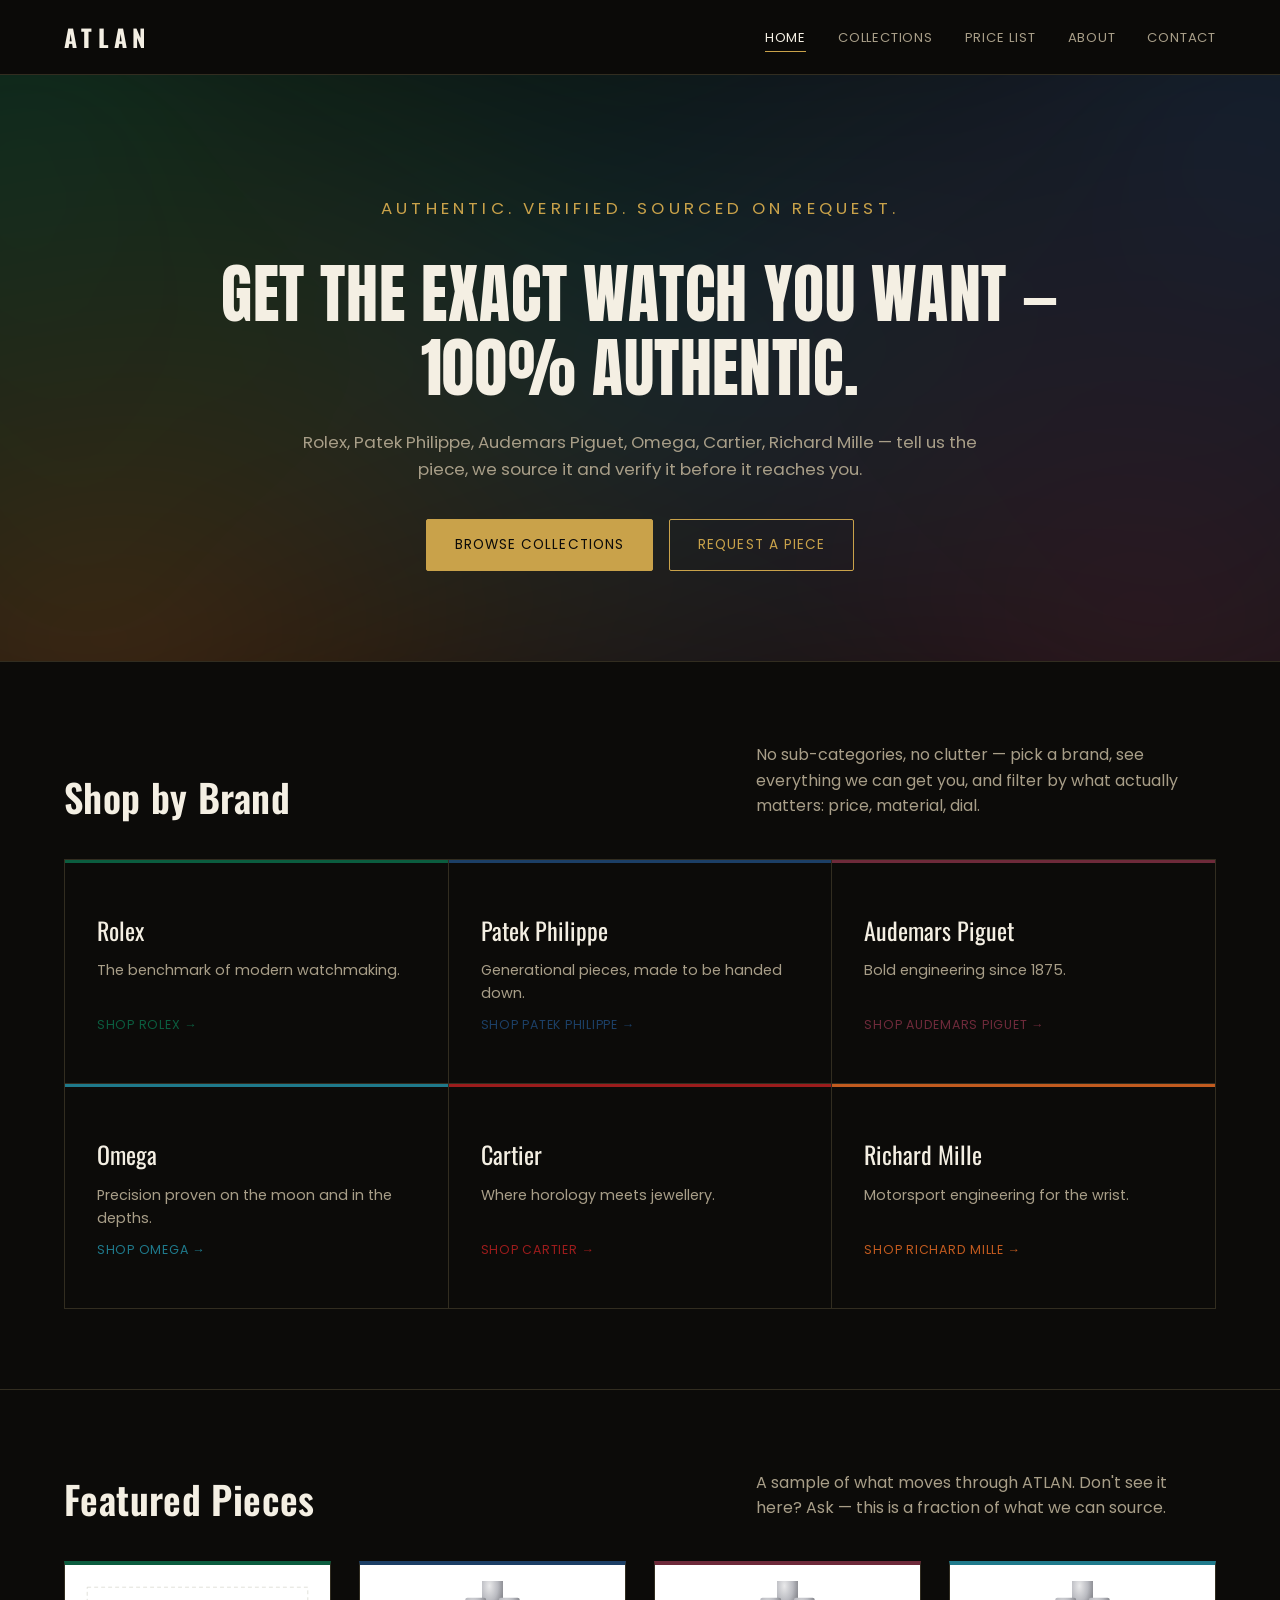
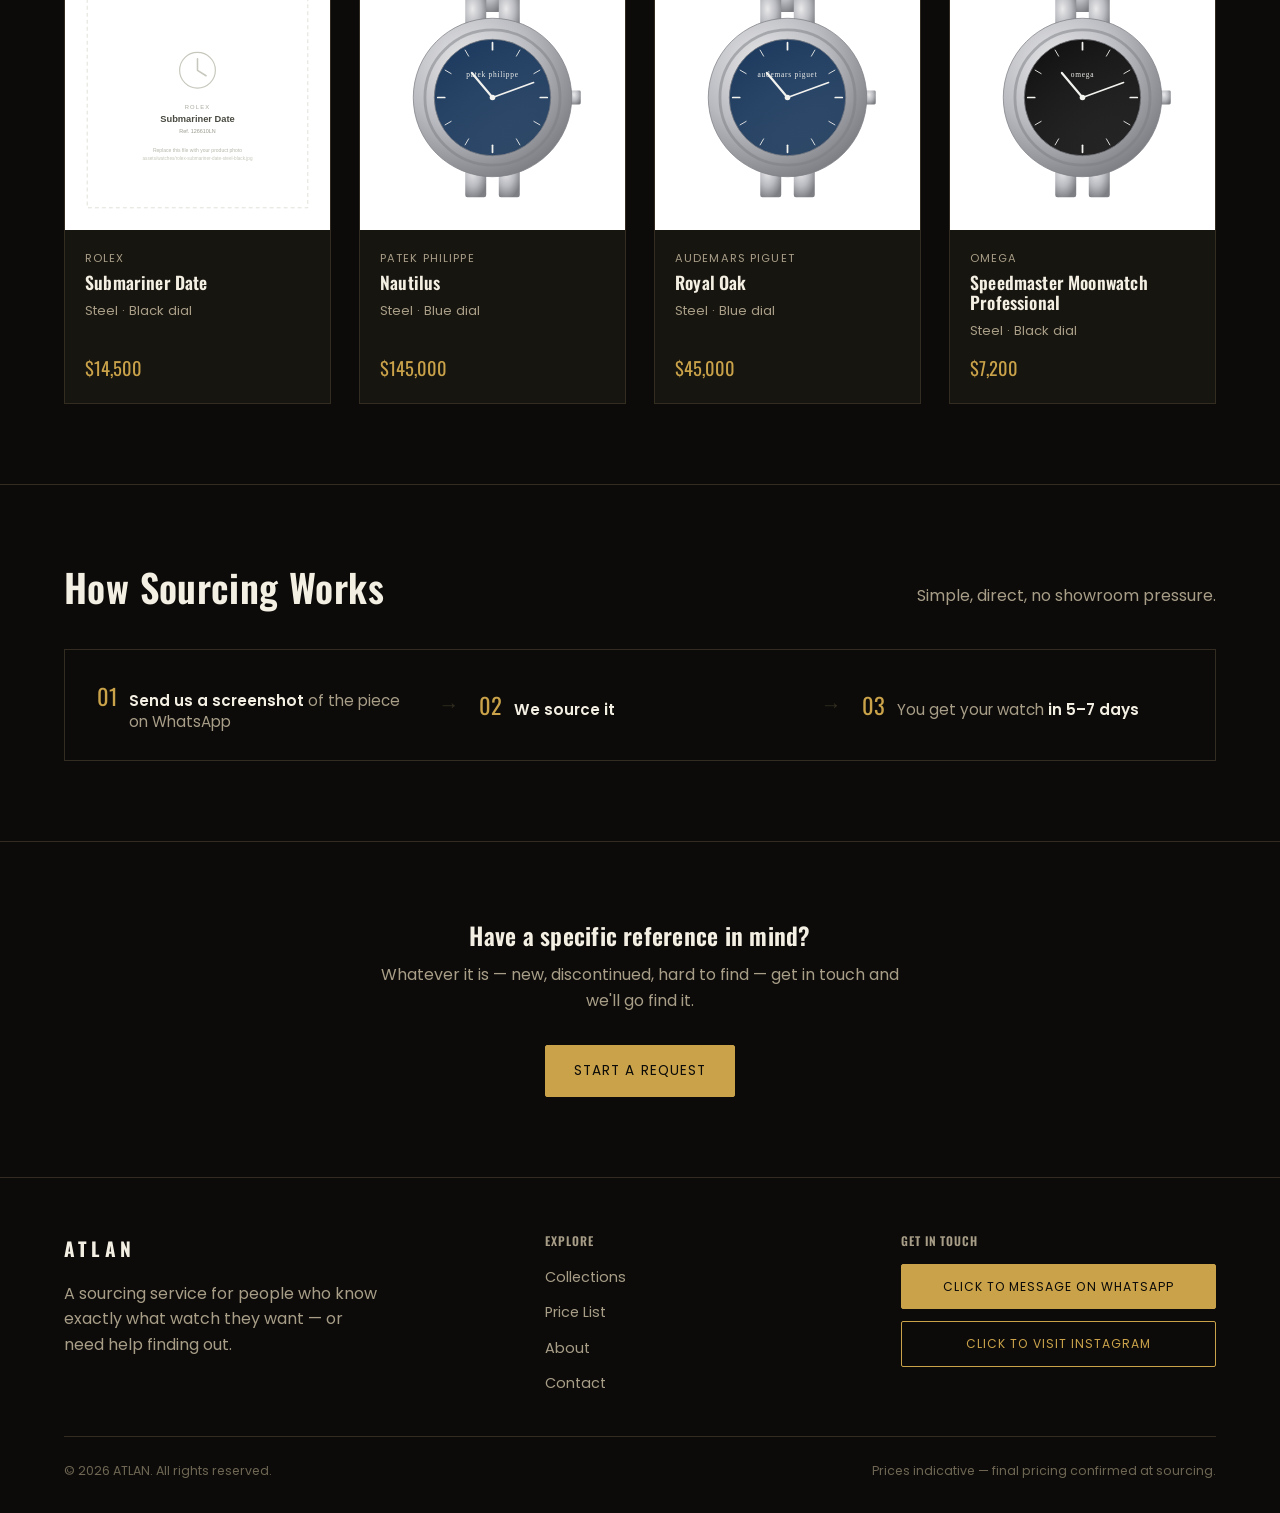
<file: index.html>
<!DOCTYPE html>
<html lang="en">
<head>
<meta charset="UTF-8" />
<meta name="viewport" content="width=device-width, initial-scale=1.0" />
<title>ATLAN — Your Dream Piece, Sourced</title>
<meta name="description" content="ATLAN sources luxury watches on request — Rolex, Patek Philippe, Audemars Piguet, and more. Tell us what you want, we find it." />
<link rel="preconnect" href="https://fonts.googleapis.com" />
<link rel="preconnect" href="https://fonts.gstatic.com" crossorigin />
<link href="https://fonts.googleapis.com/css2?family=Oswald:wght@500;600;700&family=Anton&family=Poppins:wght@400;500;600;700&display=swap" rel="stylesheet" />
<link rel="stylesheet" href="css/style.css" />
</head>
<body data-page="home">

<header class="site-header">
  <nav class="nav">
    <a href="index.html" class="logo">ATLAN</a>
    <ul class="nav-links">
      <li><a href="index.html" data-nav="home">Home</a></li>
      <li><a href="catalog.html" data-nav="catalog">Collections</a></li>
      <li><a href="pricelist.html" data-nav="pricelist">Price List</a></li>
      <li><a href="about.html" data-nav="about">About</a></li>
      <li><a href="contact.html" data-nav="contact">Contact</a></li>
    </ul>
    <button class="nav-toggle" aria-label="Toggle menu" aria-expanded="false">&#9776;</button>
  </nav>
</header>

<main>
  <section class="hero">
    <div class="container">
      <p class="hero__eyebrow">Authentic. Verified. Sourced On Request.</p>
      <h1>Get The Exact Watch You Want — 100% Authentic.</h1>
      <p>Rolex, Patek Philippe, Audemars Piguet, Omega, Cartier, Richard Mille — tell us the piece, we source it and verify it before it reaches you.</p>
      <div class="hero__actions">
        <a href="catalog.html" class="btn btn-solid">Browse Collections</a>
        <a href="contact.html" class="btn">Request a Piece</a>
      </div>
    </div>
  </section>

  <section>
    <div class="container">
      <div class="section-head">
        <h2>Shop by Brand</h2>
        <p>No sub-categories, no clutter — pick a brand, see everything we can get you, and filter by what actually matters: price, material, dial.</p>
      </div>
      <div class="brand-grid" data-brand-grid></div>
    </div>
  </section>

  <section>
    <div class="container">
      <div class="section-head">
        <h2>Featured Pieces</h2>
        <p>A sample of what moves through ATLAN. Don't see it here? Ask — this is a fraction of what we can source.</p>
      </div>
      <div class="watch-grid" data-featured-grid></div>
    </div>
  </section>

  <section>
    <div class="container">
      <div class="section-head">
        <h2>How Sourcing Works</h2>
        <p>Simple, direct, no showroom pressure.</p>
      </div>
      <div class="steps-row">
        <div class="step-line">
          <span class="step-line__num">01</span>
          <span class="step-line__text"><strong>Send us a screenshot</strong> of the piece on WhatsApp</span>
        </div>
        <span class="step-line__arrow">&rarr;</span>
        <div class="step-line">
          <span class="step-line__num">02</span>
          <span class="step-line__text"><strong>We source it</strong></span>
        </div>
        <span class="step-line__arrow">&rarr;</span>
        <div class="step-line">
          <span class="step-line__num">03</span>
          <span class="step-line__text">You get your watch <strong>in 5–7 days</strong></span>
        </div>
      </div>
    </div>
  </section>

  <section style="border-bottom:none;">
    <div class="container" style="text-align:center;">
      <h2>Have a specific reference in mind?</h2>
      <p style="max-width:520px;margin:0 auto 32px;">Whatever it is — new, discontinued, hard to find — get in touch and we'll go find it.</p>
      <a href="contact.html" class="btn btn-solid">Start a Request</a>
    </div>
  </section>
</main>

<footer class="site-footer">
  <div class="container">
    <div class="footer-grid">
      <div>
        <span class="logo" style="font-size:1.2rem;">ATLAN</span>
        <p style="margin-top:16px;max-width:320px;">A sourcing service for people who know exactly what watch they want — or need help finding out.</p>
      </div>
      <div>
        <h4>Explore</h4>
        <ul class="footer-links">
          <li><a href="catalog.html">Collections</a></li>
          <li><a href="pricelist.html">Price List</a></li>
          <li><a href="about.html">About</a></li>
          <li><a href="contact.html">Contact</a></li>
        </ul>
      </div>
      <div>
        <h4>Get in Touch</h4>
        <div class="footer-cta">
          <a data-whatsapp-link href="#" target="_blank" rel="noopener" class="btn btn-solid btn-block">Click to Message on WhatsApp</a>
          <a data-instagram-link href="#" target="_blank" rel="noopener" class="btn btn-block">Click to Visit Instagram</a>
        </div>
      </div>
    </div>
    <div class="footer-bottom">
      <span>&copy; <span data-site-year></span> ATLAN. All rights reserved.</span>
      <span>Prices indicative — final pricing confirmed at sourcing.</span>
    </div>
  </div>
</footer>

<script src="js/data.js"></script>
<script src="js/main.js"></script>
</body>
</html>
</file>
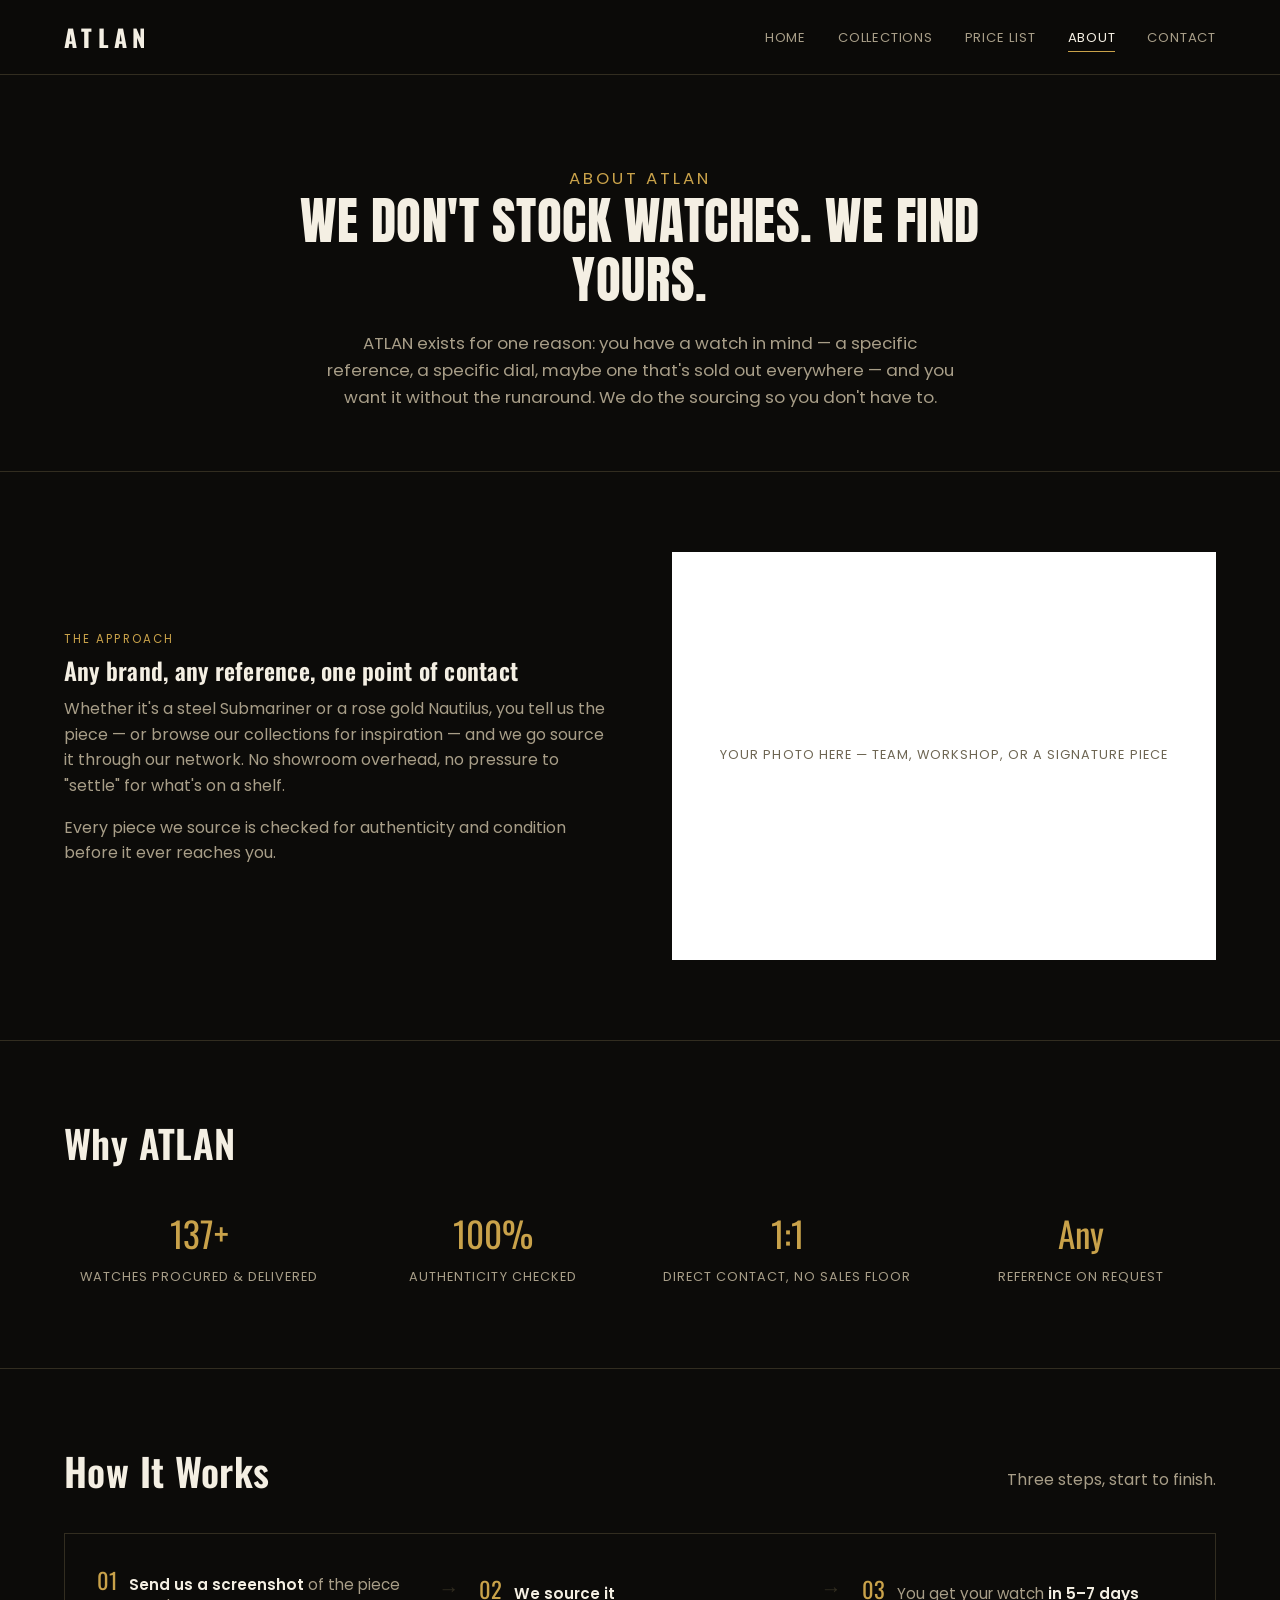
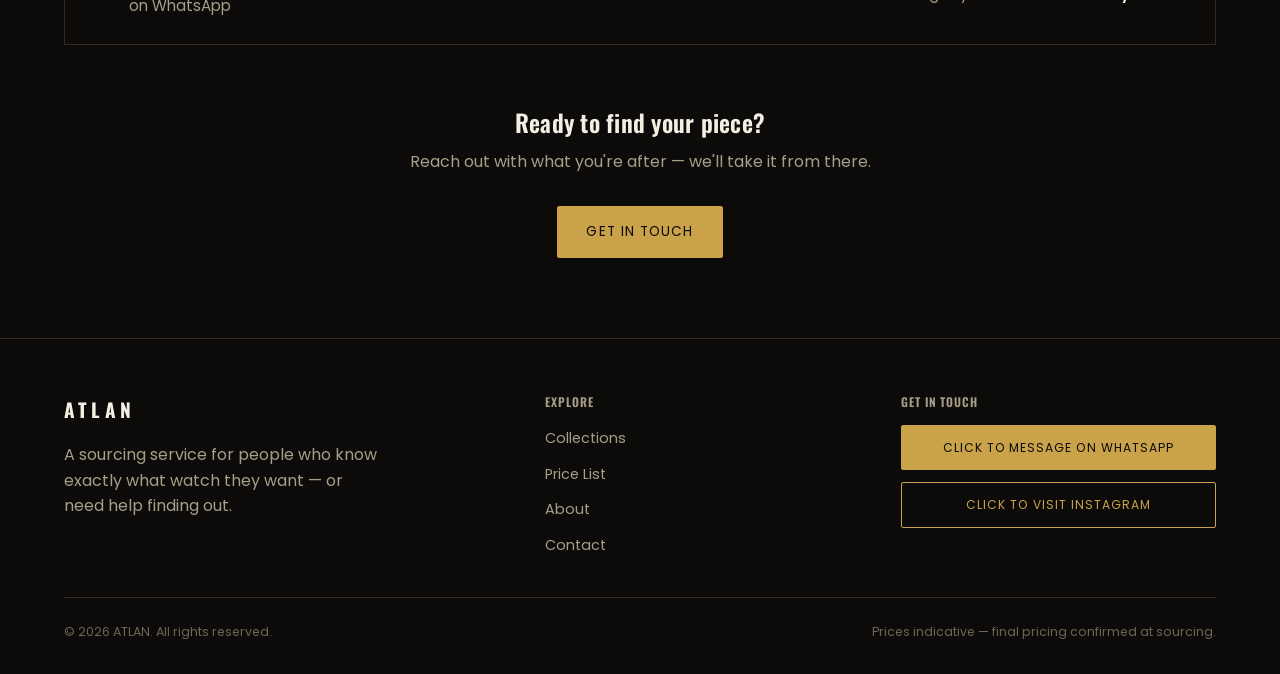
<file: about.html>
<!DOCTYPE html>
<html lang="en">
<head>
<meta charset="UTF-8" />
<meta name="viewport" content="width=device-width, initial-scale=1.0" />
<title>About | ATLAN</title>
<meta name="description" content="ATLAN is a watch sourcing service — tell us the piece, we find it." />
<link rel="preconnect" href="https://fonts.googleapis.com" />
<link rel="preconnect" href="https://fonts.gstatic.com" crossorigin />
<link href="https://fonts.googleapis.com/css2?family=Oswald:wght@500;600;700&family=Anton&family=Poppins:wght@400;500;600;700&display=swap" rel="stylesheet" />
<link rel="stylesheet" href="css/style.css" />
</head>
<body data-page="about">

<header class="site-header">
  <nav class="nav">
    <a href="index.html" class="logo">ATLAN</a>
    <ul class="nav-links">
      <li><a href="index.html" data-nav="home">Home</a></li>
      <li><a href="catalog.html" data-nav="catalog">Collections</a></li>
      <li><a href="pricelist.html" data-nav="pricelist">Price List</a></li>
      <li><a href="about.html" data-nav="about">About</a></li>
      <li><a href="contact.html" data-nav="contact">Contact</a></li>
    </ul>
    <button class="nav-toggle" aria-label="Toggle menu" aria-expanded="false">&#9776;</button>
  </nav>
</header>

<main>
  <section class="about-hero">
    <div class="container">
      <p class="eyebrow">About ATLAN</p>
      <h1>We don't stock watches. We find yours.</h1>
      <p>ATLAN exists for one reason: you have a watch in mind — a specific reference, a specific dial, maybe one that's sold out everywhere — and you want it without the runaround. We do the sourcing so you don't have to.</p>
    </div>
  </section>

  <section>
    <div class="container">
      <div class="two-col">
        <div>
          <p class="eyebrow">The Approach</p>
          <h2>Any brand, any reference, one point of contact</h2>
          <p>Whether it's a steel Submariner or a rose gold Nautilus, you tell us the piece — or browse our collections for inspiration — and we go source it through our network. No showroom overhead, no pressure to "settle" for what's on a shelf.</p>
          <p>Every piece we source is checked for authenticity and condition before it ever reaches you.</p>
        </div>
        <div class="media-block">Your photo here — team, workshop, or a signature piece</div>
      </div>
    </div>
  </section>

  <section>
    <div class="container">
      <div class="section-head">
        <h2>Why ATLAN</h2>
      </div>
      <div class="trust-grid">
        <div>
          <div class="stat-num">137+</div>
          <div class="stat-label">Watches Procured &amp; Delivered</div>
        </div>
        <div>
          <div class="stat-num">100%</div>
          <div class="stat-label">Authenticity Checked</div>
        </div>
        <div>
          <div class="stat-num">1:1</div>
          <div class="stat-label">Direct Contact, No Sales Floor</div>
        </div>
        <div>
          <div class="stat-num">Any</div>
          <div class="stat-label">Reference On Request</div>
        </div>
      </div>
    </div>
  </section>

  <section style="padding-bottom:32px;border-bottom:none;">
    <div class="container">
      <div class="section-head">
        <h2>How It Works</h2>
        <p>Three steps, start to finish.</p>
      </div>
      <div class="steps-row">
        <div class="step-line">
          <span class="step-line__num">01</span>
          <span class="step-line__text"><strong>Send us a screenshot</strong> of the piece on WhatsApp</span>
        </div>
        <span class="step-line__arrow">&rarr;</span>
        <div class="step-line">
          <span class="step-line__num">02</span>
          <span class="step-line__text"><strong>We source it</strong></span>
        </div>
        <span class="step-line__arrow">&rarr;</span>
        <div class="step-line">
          <span class="step-line__num">03</span>
          <span class="step-line__text">You get your watch <strong>in 5–7 days</strong></span>
        </div>
      </div>
    </div>
  </section>

  <section style="padding-top:32px;text-align:center;border-bottom:none;">
    <div class="container">
      <h2>Ready to find your piece?</h2>
      <p style="max-width:480px;margin:0 auto 32px;">Reach out with what you're after — we'll take it from there.</p>
      <a data-whatsapp-link href="#" target="_blank" rel="noopener" class="btn btn-solid">Get In Touch</a>
    </div>
  </section>
</main>

<footer class="site-footer">
  <div class="container">
    <div class="footer-grid">
      <div>
        <span class="logo" style="font-size:1.2rem;">ATLAN</span>
        <p style="margin-top:16px;max-width:320px;">A sourcing service for people who know exactly what watch they want — or need help finding out.</p>
      </div>
      <div>
        <h4>Explore</h4>
        <ul class="footer-links">
          <li><a href="catalog.html">Collections</a></li>
          <li><a href="pricelist.html">Price List</a></li>
          <li><a href="about.html">About</a></li>
          <li><a href="contact.html">Contact</a></li>
        </ul>
      </div>
      <div>
        <h4>Get in Touch</h4>
        <div class="footer-cta">
          <a data-whatsapp-link href="#" target="_blank" rel="noopener" class="btn btn-solid btn-block">Click to Message on WhatsApp</a>
          <a data-instagram-link href="#" target="_blank" rel="noopener" class="btn btn-block">Click to Visit Instagram</a>
        </div>
      </div>
    </div>
    <div class="footer-bottom">
      <span>&copy; <span data-site-year></span> ATLAN. All rights reserved.</span>
      <span>Prices indicative — final pricing confirmed at sourcing.</span>
    </div>
  </div>
</footer>

<script src="js/data.js"></script>
<script src="js/main.js"></script>
</body>
</html>
</file>
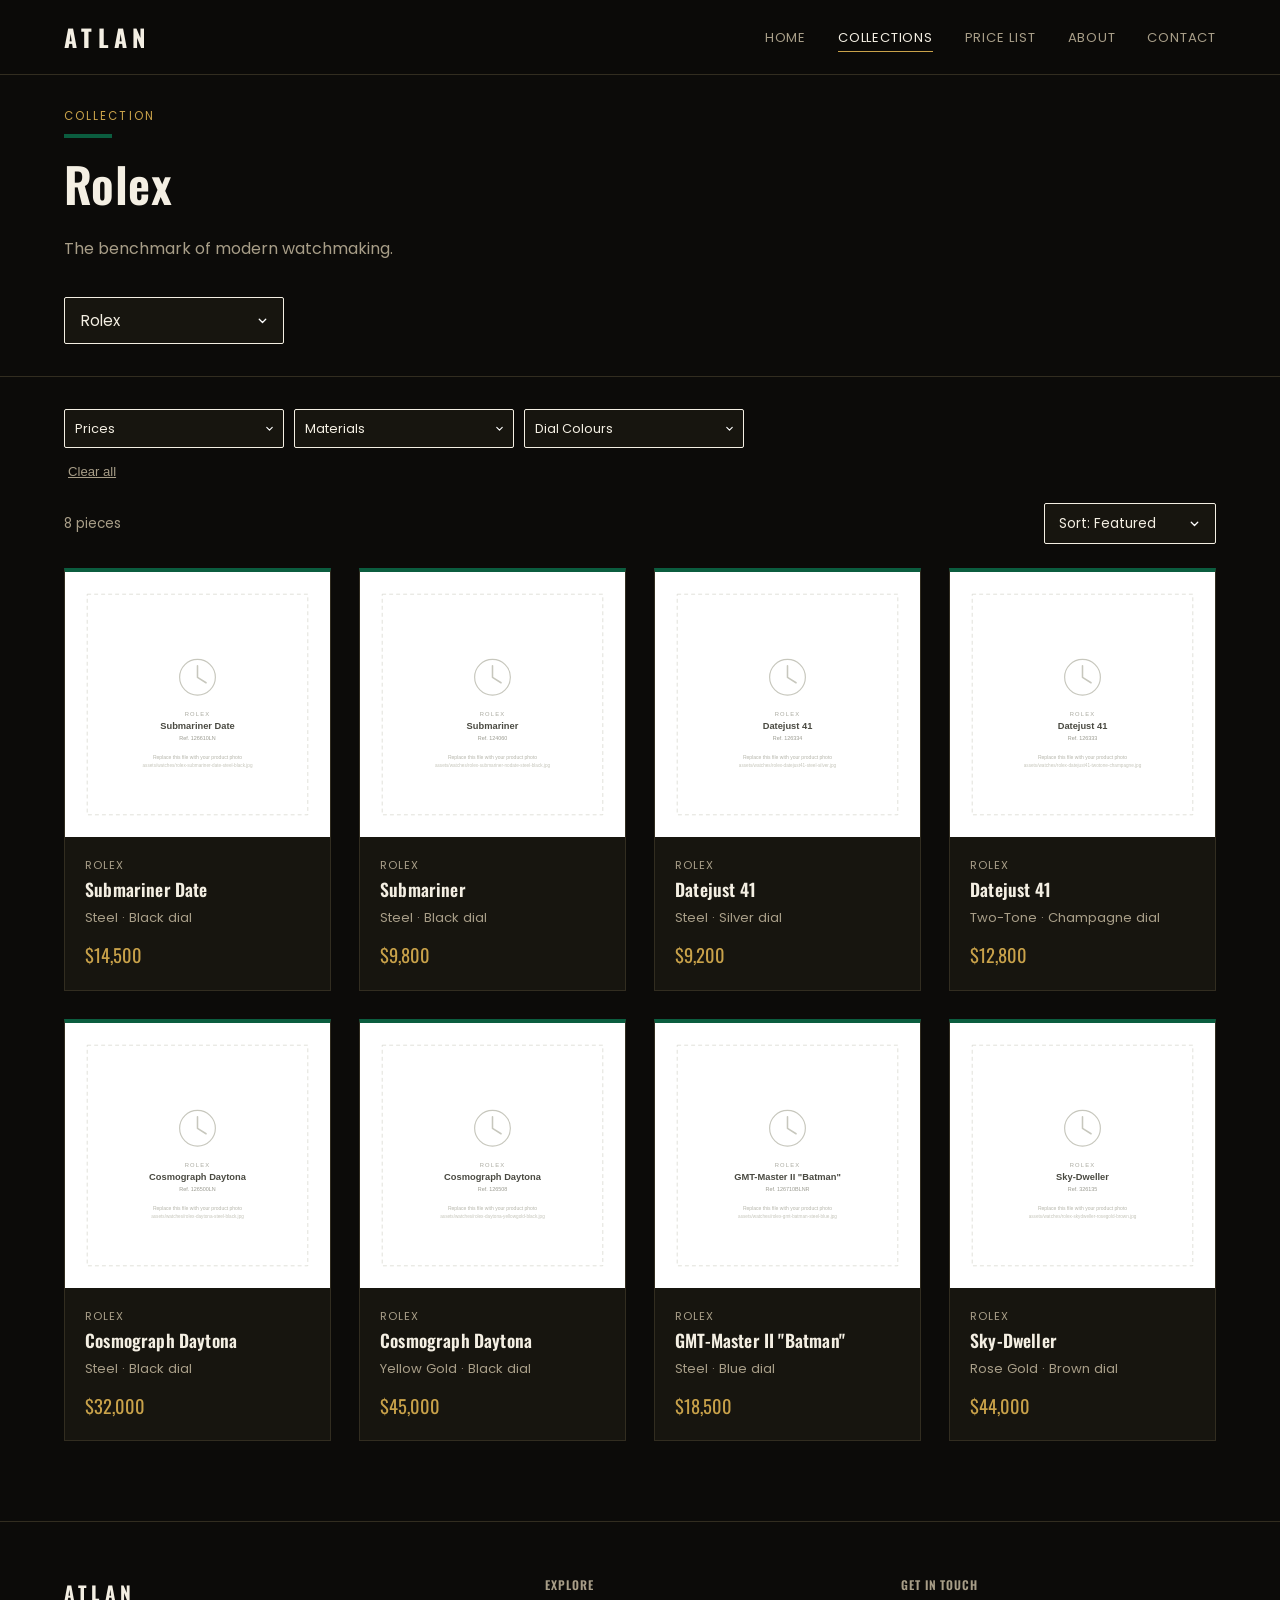
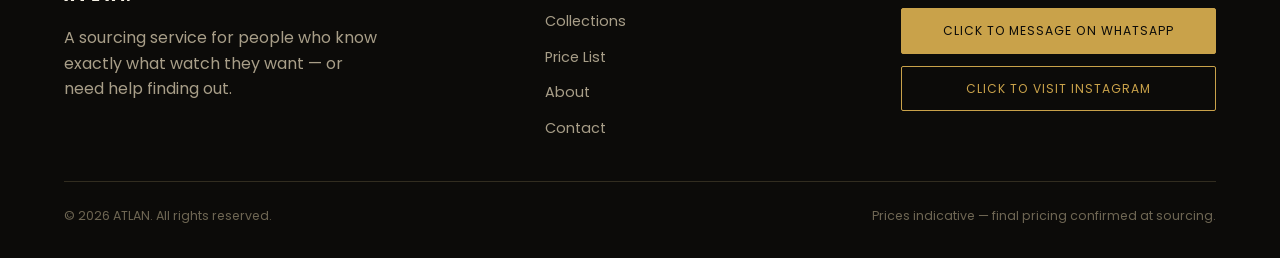
<file: catalog.html>
<!DOCTYPE html>
<html lang="en">
<head>
<meta charset="UTF-8" />
<meta name="viewport" content="width=device-width, initial-scale=1.0" />
<title>Collections | ATLAN</title>
<meta name="description" content="Browse ATLAN's sourced watch collections by brand, filtered by price, material, and dial colour." />
<link rel="preconnect" href="https://fonts.googleapis.com" />
<link rel="preconnect" href="https://fonts.gstatic.com" crossorigin />
<link href="https://fonts.googleapis.com/css2?family=Oswald:wght@500;600;700&family=Anton&family=Poppins:wght@400;500;600;700&display=swap" rel="stylesheet" />
<link rel="stylesheet" href="css/style.css" />
</head>
<body data-page="catalog">

<header class="site-header">
  <nav class="nav">
    <a href="index.html" class="logo">ATLAN</a>
    <ul class="nav-links">
      <li><a href="index.html" data-nav="home">Home</a></li>
      <li><a href="catalog.html" data-nav="catalog">Collections</a></li>
      <li><a href="pricelist.html" data-nav="pricelist">Price List</a></li>
      <li><a href="about.html" data-nav="about">About</a></li>
      <li><a href="contact.html" data-nav="contact">Contact</a></li>
    </ul>
    <button class="nav-toggle" aria-label="Toggle menu" aria-expanded="false">&#9776;</button>
  </nav>
</header>

<main>
  <section class="catalog-hero">
    <div class="container">
      <p class="eyebrow">Collection</p>
      <span class="brand-accent-bar" data-brand-accent></span>
      <h1 data-brand-name style="font-size:clamp(2rem,4vw,3rem);">Brand</h1>
      <p data-brand-blurb style="max-width:520px;"></p>
      <select data-brand-select class="brand-select" aria-label="Choose a brand"></select>
    </div>
  </section>

  <section style="padding-top:32px;border-bottom:none;">
    <div class="container">
      <form data-filter-form>
        <div class="filter-bar">
          <select data-filter-price aria-label="Filter by price"></select>
          <select data-filter-material aria-label="Filter by material"></select>
          <select data-filter-dial aria-label="Filter by dial colour"></select>
        </div>
        <button type="button" class="clear-filters" data-clear-filters>Clear all</button>

        <div class="catalog-toolbar">
          <span class="result-count" data-result-count></span>
          <select data-sort>
            <option value="">Sort: Featured</option>
            <option value="price-asc">Price: Low to High</option>
            <option value="price-desc">Price: High to Low</option>
          </select>
        </div>
        <div class="watch-grid" data-catalog-grid></div>
        <div class="empty-state" data-empty-state hidden>
          <p style="margin-bottom:16px;">No pieces match those filters right now.</p>
          <a href="contact.html" class="btn">Request This Instead</a>
        </div>
      </form>
    </div>
  </section>
</main>

<footer class="site-footer">
  <div class="container">
    <div class="footer-grid">
      <div>
        <span class="logo" style="font-size:1.2rem;">ATLAN</span>
        <p style="margin-top:16px;max-width:320px;">A sourcing service for people who know exactly what watch they want — or need help finding out.</p>
      </div>
      <div>
        <h4>Explore</h4>
        <ul class="footer-links">
          <li><a href="catalog.html">Collections</a></li>
          <li><a href="pricelist.html">Price List</a></li>
          <li><a href="about.html">About</a></li>
          <li><a href="contact.html">Contact</a></li>
        </ul>
      </div>
      <div>
        <h4>Get in Touch</h4>
        <div class="footer-cta">
          <a data-whatsapp-link href="#" target="_blank" rel="noopener" class="btn btn-solid btn-block">Click to Message on WhatsApp</a>
          <a data-instagram-link href="#" target="_blank" rel="noopener" class="btn btn-block">Click to Visit Instagram</a>
        </div>
      </div>
    </div>
    <div class="footer-bottom">
      <span>&copy; <span data-site-year></span> ATLAN. All rights reserved.</span>
      <span>Prices indicative — final pricing confirmed at sourcing.</span>
    </div>
  </div>
</footer>

<script src="js/data.js"></script>
<script src="js/main.js"></script>
</body>
</html>
</file>
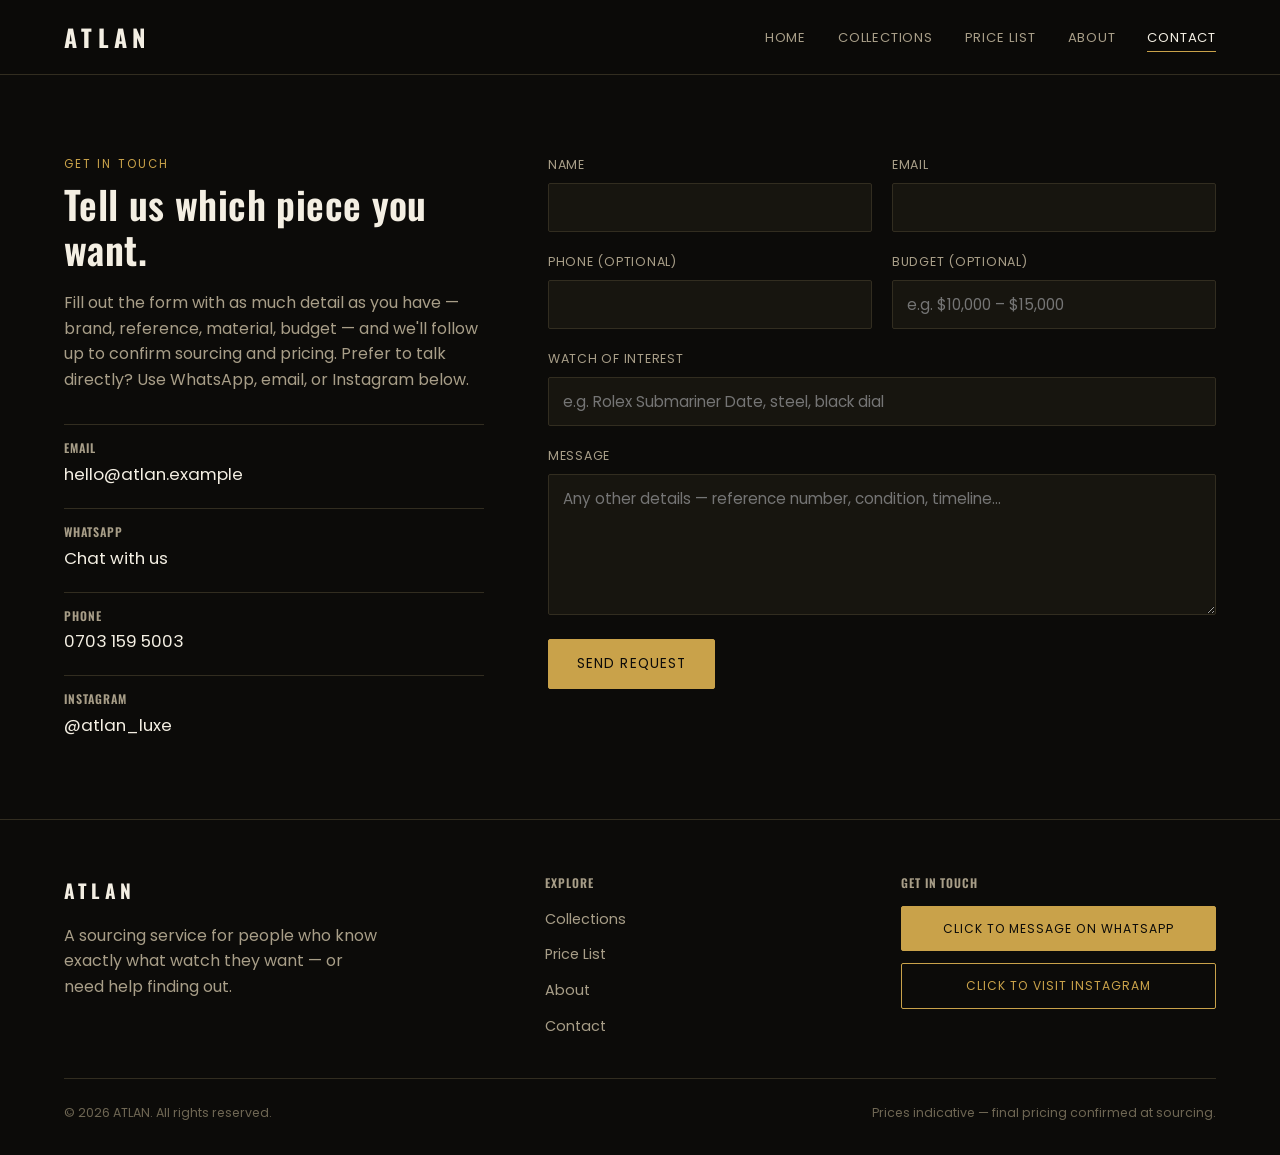
<file: contact.html>
<!DOCTYPE html>
<html lang="en">
<head>
<meta charset="UTF-8" />
<meta name="viewport" content="width=device-width, initial-scale=1.0" />
<title>Contact | ATLAN</title>
<meta name="description" content="Tell ATLAN which watch you're after and we'll get sourcing." />
<link rel="preconnect" href="https://fonts.googleapis.com" />
<link rel="preconnect" href="https://fonts.gstatic.com" crossorigin />
<link href="https://fonts.googleapis.com/css2?family=Oswald:wght@500;600;700&family=Anton&family=Poppins:wght@400;500;600;700&display=swap" rel="stylesheet" />
<link rel="stylesheet" href="css/style.css" />
</head>
<body data-page="contact">

<header class="site-header">
  <nav class="nav">
    <a href="index.html" class="logo">ATLAN</a>
    <ul class="nav-links">
      <li><a href="index.html" data-nav="home">Home</a></li>
      <li><a href="catalog.html" data-nav="catalog">Collections</a></li>
      <li><a href="pricelist.html" data-nav="pricelist">Price List</a></li>
      <li><a href="about.html" data-nav="about">About</a></li>
      <li><a href="contact.html" data-nav="contact">Contact</a></li>
    </ul>
    <button class="nav-toggle" aria-label="Toggle menu" aria-expanded="false">&#9776;</button>
  </nav>
</header>

<main>
  <div class="container">
    <div class="contact-layout">
      <div class="contact-info">
        <p class="eyebrow">Get In Touch</p>
        <h1>Tell us which piece you want.</h1>
        <p>Fill out the form with as much detail as you have — brand, reference, material, budget — and we'll follow up to confirm sourcing and pricing. Prefer to talk directly? Use WhatsApp, email, or Instagram below.</p>

        <div class="contact-channels">
          <div class="contact-channel">
            <h4>Email</h4>
            <a data-site-email href="#"></a>
          </div>
          <div class="contact-channel">
            <h4>WhatsApp</h4>
            <a data-whatsapp-link href="#" target="_blank" rel="noopener">Chat with us</a>
          </div>
          <div class="contact-channel">
            <h4>Phone</h4>
            <a data-site-phone href="#"></a>
          </div>
          <div class="contact-channel">
            <h4>Instagram</h4>
            <a data-site-instagram href="#" target="_blank" rel="noopener"></a>
          </div>
        </div>
      </div>

      <div>
        <form data-contact-form>
          <div class="form-grid">
            <div class="field">
              <label for="name">Name</label>
              <input type="text" id="name" name="name" required />
            </div>
            <div class="field">
              <label for="email">Email</label>
              <input type="email" id="email" name="email" required />
            </div>
            <div class="field">
              <label for="phone">Phone (optional)</label>
              <input type="tel" id="phone" name="phone" />
            </div>
            <div class="field">
              <label for="budget">Budget (optional)</label>
              <input type="text" id="budget" name="budget" placeholder="e.g. $10,000 – $15,000" />
            </div>
            <div class="field full">
              <label for="watch-interest">Watch of Interest</label>
              <input type="text" id="watch-interest" name="watch" placeholder="e.g. Rolex Submariner Date, steel, black dial" />
            </div>
            <div class="field full">
              <label for="message">Message</label>
              <textarea id="message" name="message" rows="5" placeholder="Any other details — reference number, condition, timeline…"></textarea>
            </div>
          </div>
          <button type="submit" class="btn btn-solid" style="margin-top:24px;">Send Request</button>
          <p class="form-success" data-form-success hidden>Thanks — your email client should have opened with your request ready to send. If it didn't, email us directly at <span data-site-email></span>.</p>
        </form>
      </div>
    </div>
  </div>
</main>

<footer class="site-footer">
  <div class="container">
    <div class="footer-grid">
      <div>
        <span class="logo" style="font-size:1.2rem;">ATLAN</span>
        <p style="margin-top:16px;max-width:320px;">A sourcing service for people who know exactly what watch they want — or need help finding out.</p>
      </div>
      <div>
        <h4>Explore</h4>
        <ul class="footer-links">
          <li><a href="catalog.html">Collections</a></li>
          <li><a href="pricelist.html">Price List</a></li>
          <li><a href="about.html">About</a></li>
          <li><a href="contact.html">Contact</a></li>
        </ul>
      </div>
      <div>
        <h4>Get in Touch</h4>
        <div class="footer-cta">
          <a data-whatsapp-link href="#" target="_blank" rel="noopener" class="btn btn-solid btn-block">Click to Message on WhatsApp</a>
          <a data-instagram-link href="#" target="_blank" rel="noopener" class="btn btn-block">Click to Visit Instagram</a>
        </div>
      </div>
    </div>
    <div class="footer-bottom">
      <span>&copy; <span data-site-year></span> ATLAN. All rights reserved.</span>
      <span>Prices indicative — final pricing confirmed at sourcing.</span>
    </div>
  </div>
</footer>

<script src="js/data.js"></script>
<script src="js/main.js"></script>
</body>
</html>
</file>
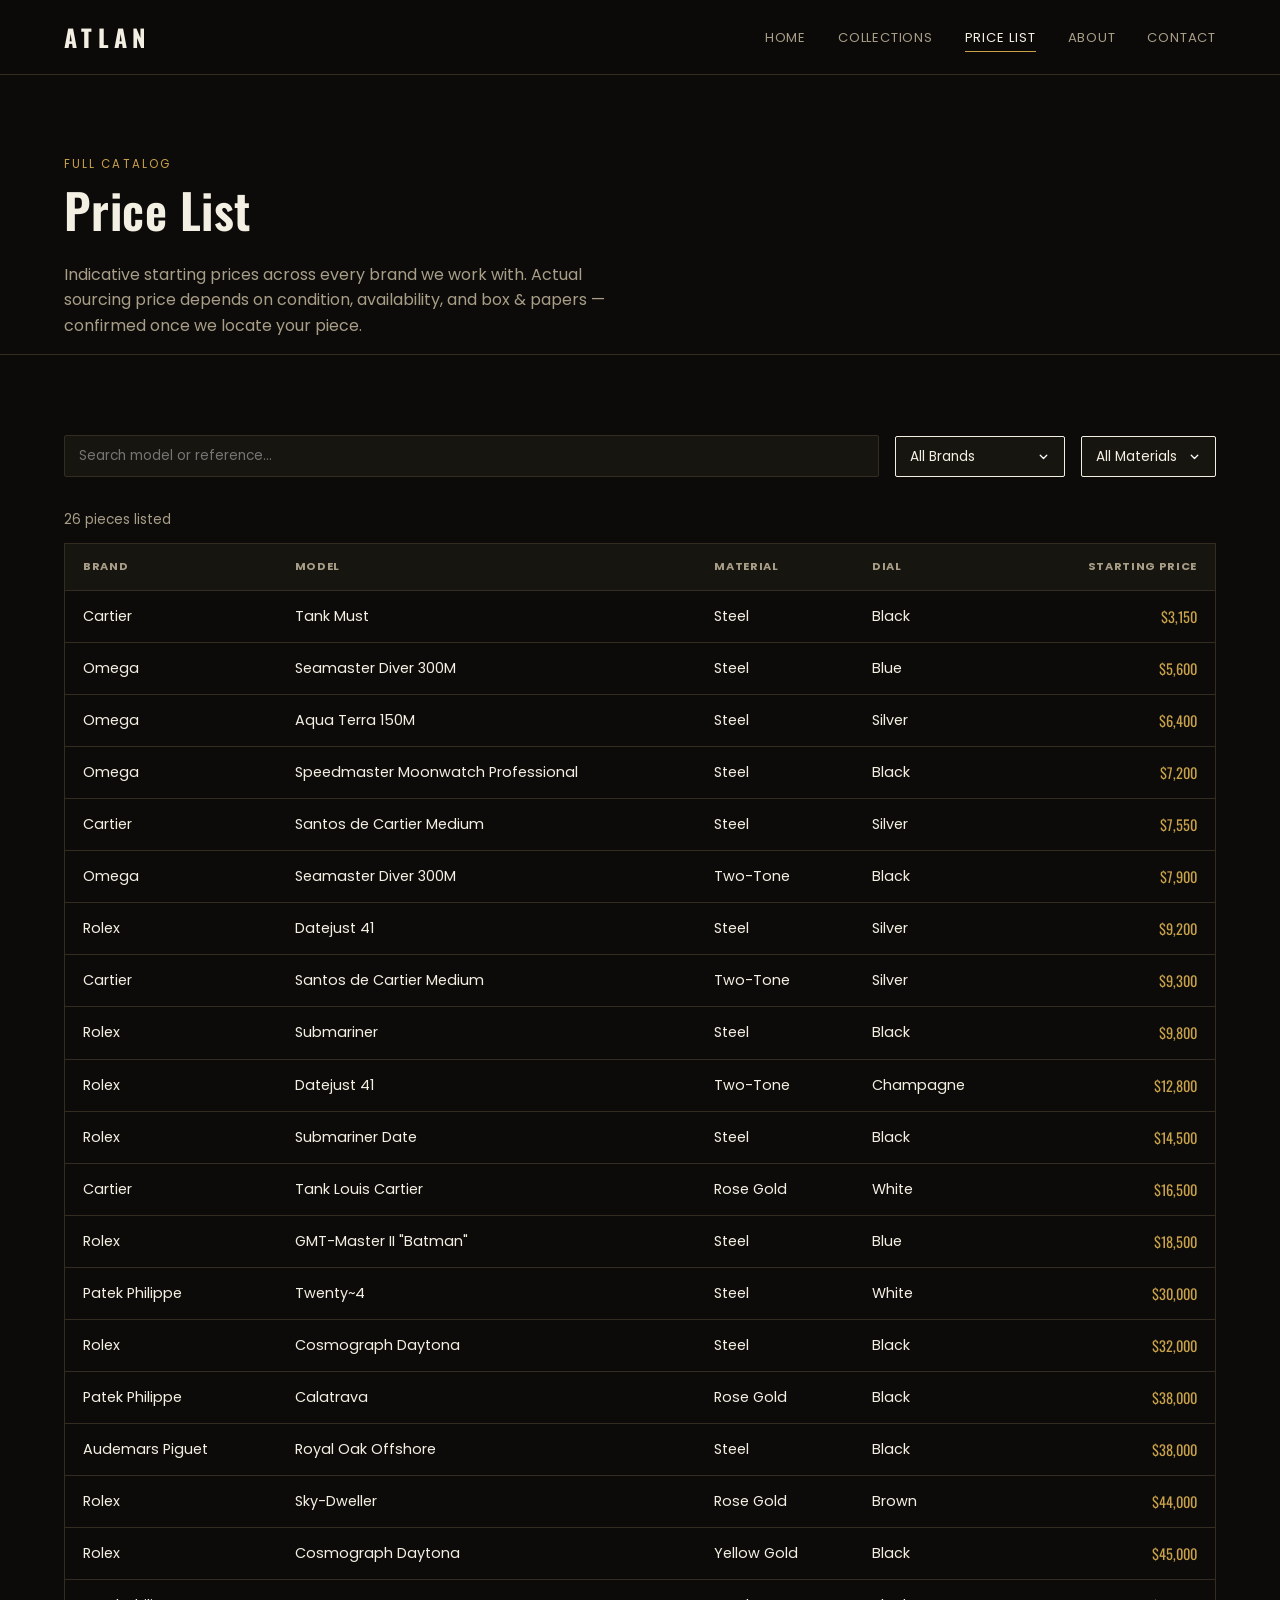
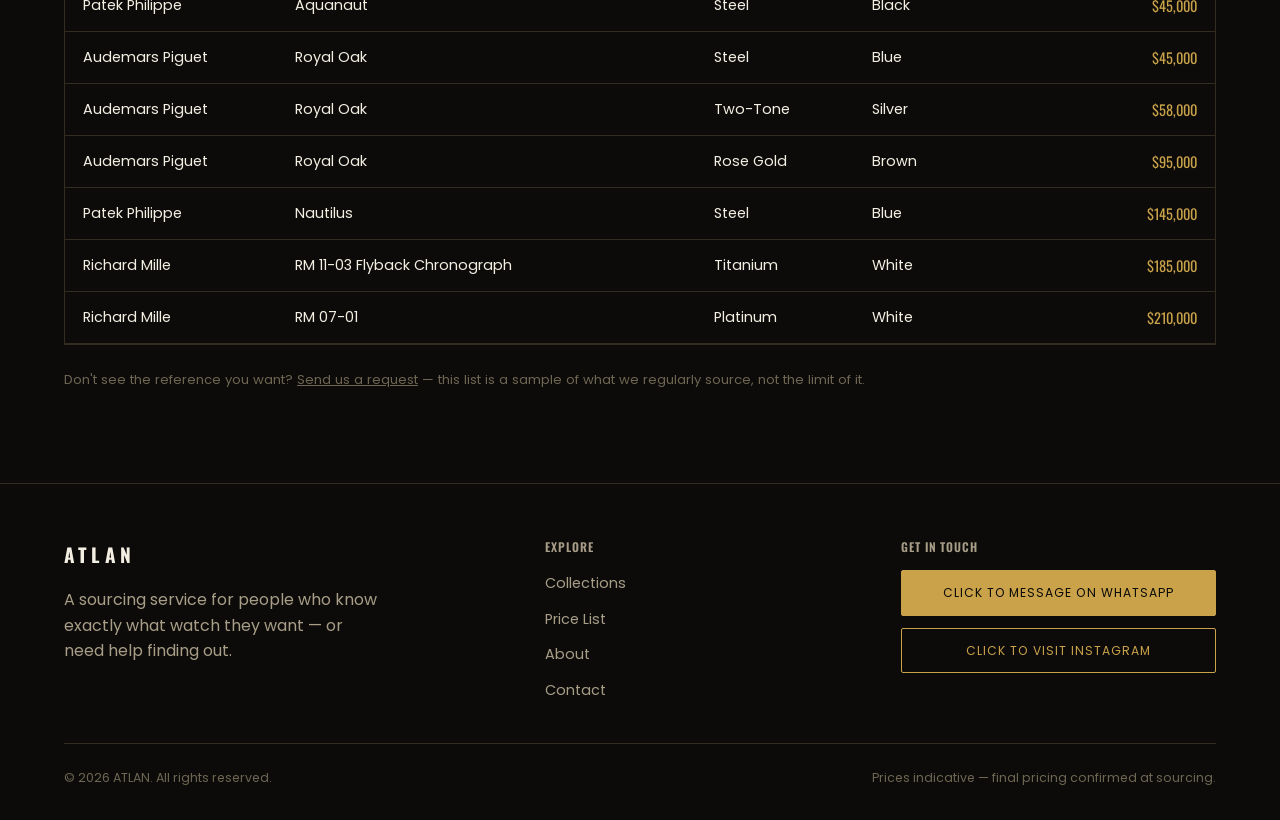
<file: pricelist.html>
<!DOCTYPE html>
<html lang="en">
<head>
<meta charset="UTF-8" />
<meta name="viewport" content="width=device-width, initial-scale=1.0" />
<title>Price List | ATLAN</title>
<meta name="description" content="Indicative pricing across every brand and piece ATLAN can source." />
<link rel="preconnect" href="https://fonts.googleapis.com" />
<link rel="preconnect" href="https://fonts.gstatic.com" crossorigin />
<link href="https://fonts.googleapis.com/css2?family=Oswald:wght@500;600;700&family=Anton&family=Poppins:wght@400;500;600;700&display=swap" rel="stylesheet" />
<link rel="stylesheet" href="css/style.css" />
</head>
<body data-page="pricelist">

<header class="site-header">
  <nav class="nav">
    <a href="index.html" class="logo">ATLAN</a>
    <ul class="nav-links">
      <li><a href="index.html" data-nav="home">Home</a></li>
      <li><a href="catalog.html" data-nav="catalog">Collections</a></li>
      <li><a href="pricelist.html" data-nav="pricelist">Price List</a></li>
      <li><a href="about.html" data-nav="about">About</a></li>
      <li><a href="contact.html" data-nav="contact">Contact</a></li>
    </ul>
    <button class="nav-toggle" aria-label="Toggle menu" aria-expanded="false">&#9776;</button>
  </nav>
</header>

<main>
  <section style="padding-bottom:0;">
    <div class="container">
      <p class="eyebrow">Full Catalog</p>
      <h1 style="font-size:clamp(2rem,4vw,3rem);">Price List</h1>
      <p style="max-width:560px;">Indicative starting prices across every brand we work with. Actual sourcing price depends on condition, availability, and box &amp; papers — confirmed once we locate your piece.</p>
    </div>
  </section>

  <section style="border-bottom:none;">
    <div class="container">
      <div class="price-toolbar">
        <input type="text" placeholder="Search model or reference…" data-price-search />
        <select data-price-brand></select>
        <select data-price-material></select>
      </div>

      <p class="result-count" data-price-count style="margin-bottom:12px;"></p>

      <div class="price-table-wrap">
        <table class="price-table">
          <thead>
            <tr>
              <th>Brand</th>
              <th>Model</th>
              <th>Material</th>
              <th>Dial</th>
              <th style="text-align:right;">Starting Price</th>
            </tr>
          </thead>
          <tbody data-price-table-body></tbody>
        </table>
      </div>

      <p class="price-note">Don't see the reference you want? <a href="contact.html" style="text-decoration:underline;">Send us a request</a> — this list is a sample of what we regularly source, not the limit of it.</p>
    </div>
  </section>
</main>

<footer class="site-footer">
  <div class="container">
    <div class="footer-grid">
      <div>
        <span class="logo" style="font-size:1.2rem;">ATLAN</span>
        <p style="margin-top:16px;max-width:320px;">A sourcing service for people who know exactly what watch they want — or need help finding out.</p>
      </div>
      <div>
        <h4>Explore</h4>
        <ul class="footer-links">
          <li><a href="catalog.html">Collections</a></li>
          <li><a href="pricelist.html">Price List</a></li>
          <li><a href="about.html">About</a></li>
          <li><a href="contact.html">Contact</a></li>
        </ul>
      </div>
      <div>
        <h4>Get in Touch</h4>
        <div class="footer-cta">
          <a data-whatsapp-link href="#" target="_blank" rel="noopener" class="btn btn-solid btn-block">Click to Message on WhatsApp</a>
          <a data-instagram-link href="#" target="_blank" rel="noopener" class="btn btn-block">Click to Visit Instagram</a>
        </div>
      </div>
    </div>
    <div class="footer-bottom">
      <span>&copy; <span data-site-year></span> ATLAN. All rights reserved.</span>
      <span>Prices indicative — final pricing confirmed at sourcing.</span>
    </div>
  </div>
</footer>

<script src="js/data.js"></script>
<script src="js/main.js"></script>
</body>
</html>
</file>
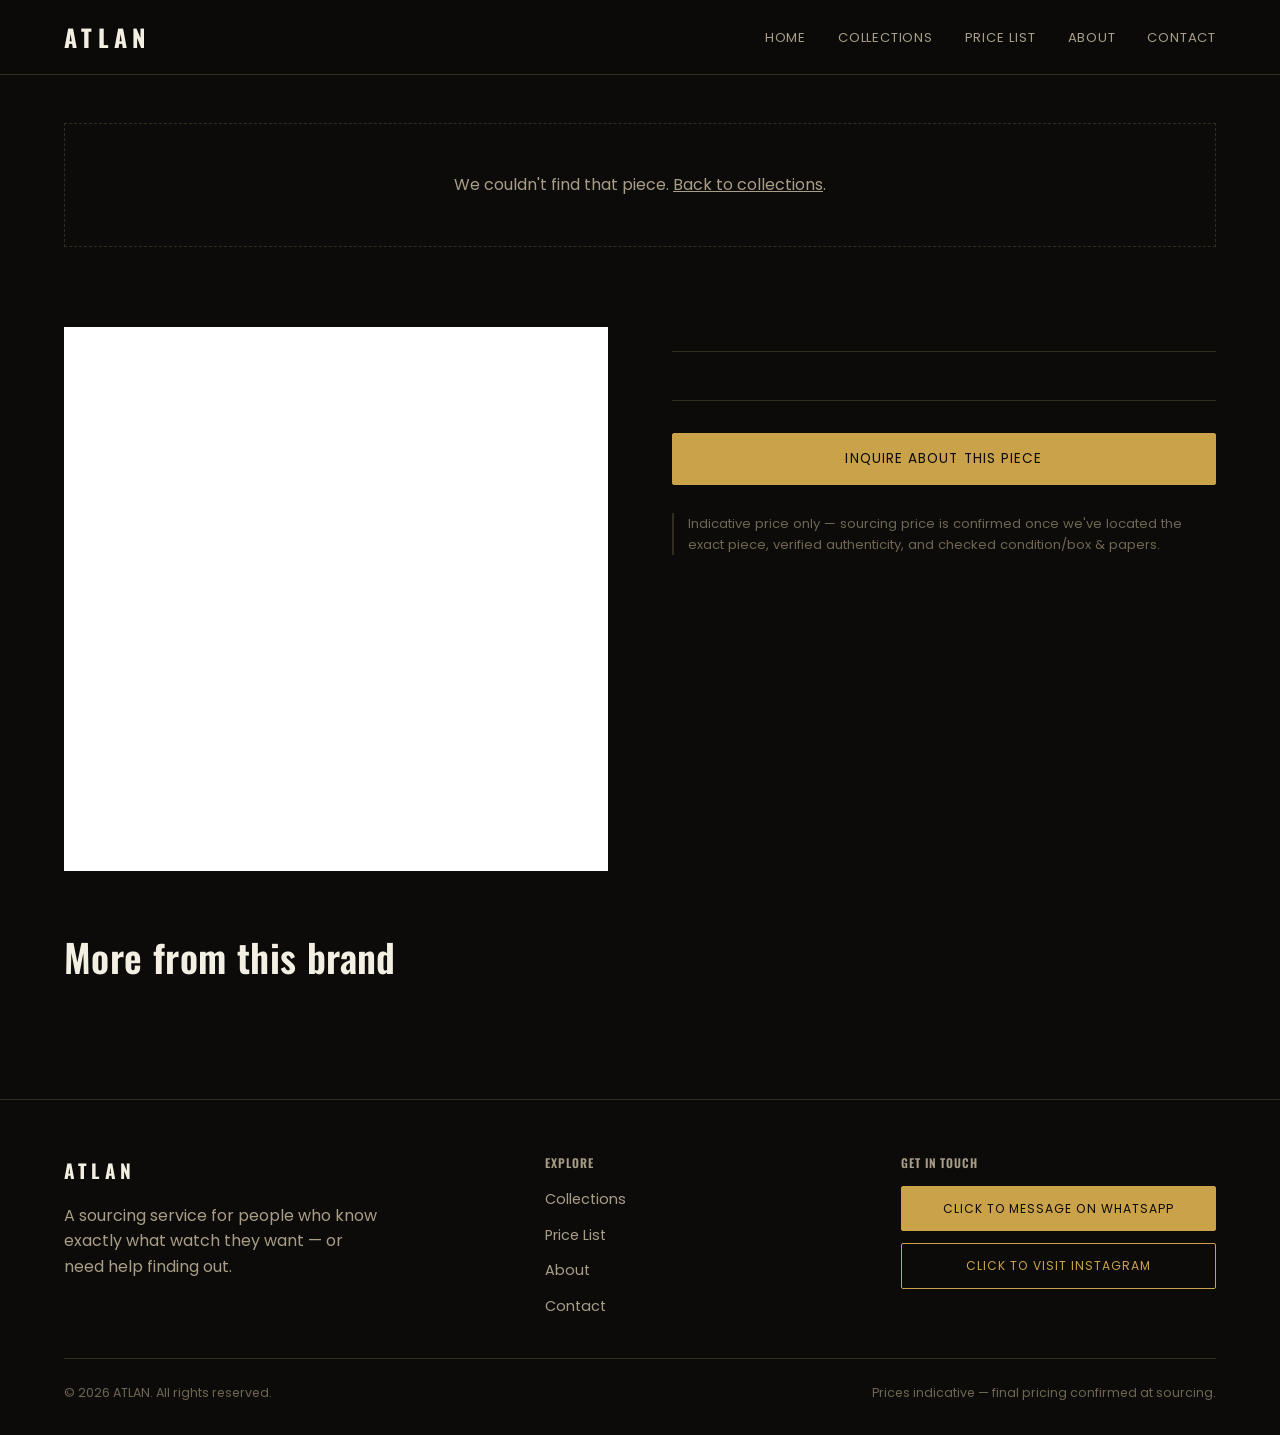
<file: watch.html>
<!DOCTYPE html>
<html lang="en">
<head>
<meta charset="UTF-8" />
<meta name="viewport" content="width=device-width, initial-scale=1.0" />
<title>Watch | ATLAN</title>
<link rel="preconnect" href="https://fonts.googleapis.com" />
<link rel="preconnect" href="https://fonts.gstatic.com" crossorigin />
<link href="https://fonts.googleapis.com/css2?family=Oswald:wght@500;600;700&family=Anton&family=Poppins:wght@400;500;600;700&display=swap" rel="stylesheet" />
<link rel="stylesheet" href="css/style.css" />
</head>
<body data-page="watch">

<header class="site-header">
  <nav class="nav">
    <a href="index.html" class="logo">ATLAN</a>
    <ul class="nav-links">
      <li><a href="index.html" data-nav="home">Home</a></li>
      <li><a href="catalog.html" data-nav="catalog">Collections</a></li>
      <li><a href="pricelist.html" data-nav="pricelist">Price List</a></li>
      <li><a href="about.html" data-nav="about">About</a></li>
      <li><a href="contact.html" data-nav="contact">Contact</a></li>
    </ul>
    <button class="nav-toggle" aria-label="Toggle menu" aria-expanded="false">&#9776;</button>
  </nav>
</header>

<main>
  <div class="container">
    <p class="empty-state" data-not-found hidden style="margin-top:48px;">
      We couldn't find that piece. <a href="catalog.html" style="text-decoration:underline;">Back to collections</a>.
    </p>

    <div data-watch-detail>
      <div class="watch-detail">
        <div class="watch-detail__media" data-media></div>
        <div>
          <a class="watch-detail__brand" data-brand href="#"></a>
          <h1 data-model></h1>
          <p class="watch-detail__reference" data-reference></p>
          <p class="watch-detail__price" data-price></p>
          <p data-description></p>

          <dl class="specs" data-specs></dl>

          <a class="btn btn-solid btn-block" data-inquire-link href="contact.html">Inquire About This Piece</a>
          <p class="watch-detail__note">Indicative price only — sourcing price is confirmed once we've located the exact piece, verified authenticity, and checked condition/box &amp; papers.</p>
        </div>
      </div>
    </div>
  </div>

  <section style="padding-top:32px;">
    <div class="container">
      <div class="section-head">
        <h2>More from this brand</h2>
      </div>
      <div class="watch-grid" data-related-grid></div>
    </div>
  </section>
</main>

<footer class="site-footer">
  <div class="container">
    <div class="footer-grid">
      <div>
        <span class="logo" style="font-size:1.2rem;">ATLAN</span>
        <p style="margin-top:16px;max-width:320px;">A sourcing service for people who know exactly what watch they want — or need help finding out.</p>
      </div>
      <div>
        <h4>Explore</h4>
        <ul class="footer-links">
          <li><a href="catalog.html">Collections</a></li>
          <li><a href="pricelist.html">Price List</a></li>
          <li><a href="about.html">About</a></li>
          <li><a href="contact.html">Contact</a></li>
        </ul>
      </div>
      <div>
        <h4>Get in Touch</h4>
        <div class="footer-cta">
          <a data-whatsapp-link href="#" target="_blank" rel="noopener" class="btn btn-solid btn-block">Click to Message on WhatsApp</a>
          <a data-instagram-link href="#" target="_blank" rel="noopener" class="btn btn-block">Click to Visit Instagram</a>
        </div>
      </div>
    </div>
    <div class="footer-bottom">
      <span>&copy; <span data-site-year></span> ATLAN. All rights reserved.</span>
      <span>Prices indicative — final pricing confirmed at sourcing.</span>
    </div>
  </div>
</footer>

<script src="js/data.js"></script>
<script src="js/main.js"></script>
</body>
</html>
</file>
<file: css/style.css>
/* ============================================================
   ATLAN — stylesheet. Warm charcoal base with an antique-gold
   accent — evokes the gold/steel case tones of the watches
   themselves rather than a flat black & white brand palette.
   ============================================================ */

:root {
  --black: #0c0b09;
  --near-black: #17150f;
  --charcoal: #221f18;
  --line: #322d20;
  --white: #f4efe3;
  --pure-white: #ffffff;
  --grey-400: #a89e88;
  --grey-600: #6e6653;
  --gold: #c9a24a;
  --gold-light: #e3c479;
  --gold-dark: #8a6d2c;
  --max-width: 1200px;
  --radius: 2px;
  --font-display: "Oswald", "Arial Narrow", Impact, sans-serif;
  --font-punch: "Anton", "Arial Narrow", Impact, sans-serif;
  --font-body: "Poppins", -apple-system, BlinkMacSystemFont, "Segoe UI", sans-serif;
}

* {
  box-sizing: border-box;
}

html {
  scroll-behavior: smooth;
}

body {
  margin: 0;
  background: var(--black);
  color: var(--white);
  font-family: var(--font-body);
  font-size: 16px;
  line-height: 1.6;
  -webkit-font-smoothing: antialiased;
}

img,
svg {
  max-width: 100%;
  display: block;
}

a {
  color: inherit;
  text-decoration: none;
}

h1,
h2,
h3,
h4 {
  font-family: var(--font-display);
  font-weight: 600;
  line-height: 1.15;
  margin: 0 0 0.5em;
  letter-spacing: 0.01em;
}

p {
  margin: 0 0 1em;
  color: var(--grey-400);
}

.container {
  max-width: var(--max-width);
  margin: 0 auto;
  padding: 0 24px;
}

.eyebrow {
  text-transform: uppercase;
  letter-spacing: 0.18em;
  font-size: 0.72rem;
  color: var(--gold);
  margin-bottom: 0.75em;
}

.btn {
  display: inline-flex;
  align-items: center;
  gap: 8px;
  padding: 14px 28px;
  border: 1px solid var(--gold);
  background: transparent;
  color: var(--gold);
  font-family: var(--font-body);
  font-size: 0.85rem;
  letter-spacing: 0.08em;
  text-transform: uppercase;
  cursor: pointer;
  transition: background 0.2s ease, color 0.2s ease;
  border-radius: var(--radius);
}
.btn:hover {
  background: var(--gold);
  color: var(--black);
}
.btn-solid {
  background: var(--gold);
  color: var(--black);
  border-color: var(--gold);
}
.btn-solid:hover {
  background: var(--gold-light);
  border-color: var(--gold-light);
}
.btn-block {
  width: 100%;
  justify-content: center;
}

/* ---------------- Header / Nav ---------------- */

.site-header {
  position: sticky;
  top: 0;
  z-index: 50;
  background: rgba(12, 11, 9, 0.92);
  backdrop-filter: blur(6px);
  border-bottom: 1px solid var(--line);
}

.nav {
  display: flex;
  align-items: center;
  justify-content: space-between;
  padding: 18px 24px;
  max-width: var(--max-width);
  margin: 0 auto;
}

.logo {
  font-family: var(--font-display);
  font-size: 1.5rem;
  letter-spacing: 0.22em;
  font-weight: 700;
  color: var(--white);
}

.nav-links {
  display: flex;
  align-items: center;
  gap: 32px;
  list-style: none;
  margin: 0;
  padding: 0;
}

.nav-links a {
  font-size: 0.82rem;
  letter-spacing: 0.06em;
  text-transform: uppercase;
  color: var(--grey-400);
  padding-bottom: 4px;
  border-bottom: 1px solid transparent;
  transition: color 0.2s ease, border-color 0.2s ease;
}
.nav-links a:hover,
.nav-links a.is-active {
  color: var(--white);
  border-color: var(--gold);
}

.nav-toggle {
  display: none;
  background: none;
  border: 1px solid var(--line);
  color: var(--white);
  width: 40px;
  height: 40px;
  align-items: center;
  justify-content: center;
  cursor: pointer;
}

/* ---------------- Hero ---------------- */

.hero {
  position: relative;
  padding: 120px 24px 90px;
  text-align: center;
  border-bottom: 1px solid var(--line);
  overflow: hidden;
}
.hero::before {
  content: "";
  position: absolute;
  inset: -20%;
  background:
    radial-gradient(circle at 15% 20%, rgba(11, 93, 63, 0.4), transparent 42%),
    radial-gradient(circle at 85% 18%, rgba(28, 63, 102, 0.4), transparent 42%),
    radial-gradient(circle at 78% 82%, rgba(110, 42, 58, 0.35), transparent 42%),
    radial-gradient(circle at 20% 85%, rgba(194, 91, 31, 0.3), transparent 42%),
    radial-gradient(circle at 50% 50%, rgba(31, 122, 140, 0.25), transparent 48%);
  filter: blur(70px);
  z-index: 0;
  pointer-events: none;
  animation: drift 22s ease-in-out infinite alternate;
}
@keyframes drift {
  0% {
    transform: translate(0, 0) scale(1);
  }
  100% {
    transform: translate(-3%, 2%) scale(1.08);
  }
}
.hero .container {
  position: relative;
  z-index: 1;
}

.hero h1,
.about-hero h1 {
  font-family: var(--font-punch);
  text-transform: uppercase;
  font-weight: 400;
  letter-spacing: 0.01em;
}

.hero__eyebrow {
  color: var(--gold);
  text-transform: uppercase;
  letter-spacing: 0.25em;
  font-size: 0.75rem;
  margin-bottom: 20px;
}

.hero h1 {
  font-size: clamp(2.4rem, 5vw, 4.2rem);
  max-width: 900px;
  margin: 0 auto 24px;
}

.hero p {
  max-width: 720px;
  margin: 0 auto 36px;
  font-size: 1.05rem;
}

.hero__actions {
  display: flex;
  gap: 16px;
  justify-content: center;
  flex-wrap: wrap;
}

/* ---------------- Sections ---------------- */

section {
  padding: 80px 0;
  border-bottom: 1px solid var(--line);
}
section:last-of-type {
  border-bottom: none;
}

.section-head {
  display: flex;
  align-items: flex-end;
  justify-content: space-between;
  gap: 24px;
  margin-bottom: 40px;
  flex-wrap: wrap;
}

.section-head h2 {
  font-size: clamp(1.8rem, 3vw, 2.4rem);
  margin: 0;
}

.section-head p {
  margin: 0;
  max-width: 460px;
}

/* ---------------- Brand grid ---------------- */

.brand-grid {
  display: grid;
  grid-template-columns: repeat(3, 1fr);
  gap: 1px;
  background: var(--line);
  border: 1px solid var(--line);
}

.brand-tile {
  background: var(--black);
  border-top: 3px solid var(--accent, var(--gold));
  padding: 48px 32px;
  display: flex;
  flex-direction: column;
  gap: 10px;
  min-height: 200px;
  transition: background 0.25s ease;
}
.brand-tile:hover {
  background: color-mix(in srgb, var(--accent, var(--gold)) 14%, var(--near-black));
}
.brand-tile__name {
  font-family: var(--font-display);
  font-size: 1.5rem;
  color: var(--white);
}
.brand-tile__blurb {
  color: var(--grey-400);
  font-size: 0.9rem;
  flex: 1;
}
.brand-tile__cta {
  font-size: 0.78rem;
  letter-spacing: 0.06em;
  text-transform: uppercase;
  color: var(--gold);
  margin-top: auto;
}

/* ---------------- Watch cards ---------------- */

.watch-grid {
  display: grid;
  grid-template-columns: repeat(auto-fill, minmax(260px, 1fr));
  gap: 28px;
}

@media (max-width: 700px) {
  .watch-grid[data-catalog-grid] {
    grid-template-columns: repeat(2, 1fr);
    gap: 16px;
  }
}

.watch-card {
  background: var(--near-black);
  border: 1px solid var(--line);
  border-top: 4px solid var(--accent, var(--gold));
  overflow: hidden;
  display: flex;
  flex-direction: column;
  transition: transform 0.2s ease, box-shadow 0.2s ease;
}
.watch-card:hover {
  transform: translateY(-3px);
  box-shadow: 0 12px 24px -8px color-mix(in srgb, var(--accent, var(--gold)) 45%, transparent);
}

.watch-card__media {
  background: var(--pure-white);
  aspect-ratio: 1 / 1;
  display: block;
  padding: 16px;
}
.watch-card__media img,
.watch-detail__media img {
  width: 100%;
  height: 100%;
  object-fit: contain;
}

.watch-card__body {
  padding: 20px;
  flex: 1;
  display: flex;
  flex-direction: column;
}

.watch-card__brand {
  text-transform: uppercase;
  letter-spacing: 0.1em;
  font-size: 0.7rem;
  color: var(--grey-400);
  margin: 0 0 4px;
}

.watch-card__model {
  font-size: 1.1rem;
  margin: 0 0 8px;
}
.watch-card__model a:hover {
  text-decoration: underline;
}

.watch-card__meta {
  font-size: 0.82rem;
  color: var(--grey-400);
  margin: 0 0 12px;
}

.watch-card__price {
  margin: auto 0 0;
  font-family: var(--font-display);
  font-size: 1.15rem;
  color: var(--gold);
}

/* ---------------- Process steps (horizontal strip) ---------------- */

.steps-row {
  display: flex;
  align-items: center;
  flex-wrap: wrap;
  gap: 20px;
  border: 1px solid var(--line);
  padding: 28px 32px;
}

.step-line {
  display: flex;
  align-items: baseline;
  gap: 12px;
  flex: 1;
  min-width: 200px;
}

.step-line__num {
  font-family: var(--font-display);
  font-size: 1.4rem;
  color: var(--gold);
  flex-shrink: 0;
}

.step-line__text {
  color: var(--grey-400);
  font-size: 0.95rem;
  line-height: 1.4;
}
.step-line__text strong {
  color: var(--white);
  font-weight: 600;
}

.step-line__arrow {
  color: var(--line);
  font-size: 1.3rem;
  flex-shrink: 0;
}

/* ---------------- Catalog layout ---------------- */

.catalog-hero {
  padding: 32px 0 32px;
  border-bottom: 1px solid var(--line);
}

.brand-accent-bar {
  display: block;
  width: 48px;
  height: 4px;
  background: var(--gold);
  margin-bottom: 18px;
}

.brand-select {
  margin-top: 20px;
  min-width: 220px;
  font-size: 0.95rem;
  padding: 12px 40px 12px 16px;
}

.filter-bar {
  display: flex;
  align-items: center;
  gap: 10px;
  flex-wrap: nowrap;
  margin-bottom: 12px;
}
.filter-bar select {
  flex: 1 1 0;
  min-width: 0;
  max-width: 220px;
  padding: 10px 26px 10px 10px;
  background-position: right 8px center;
  background-size: 11px;
  font-size: 0.8rem;
}

.clear-filters {
  display: block;
  margin-bottom: 20px;
  background: none;
  border: none;
  color: var(--grey-400);
  text-decoration: underline;
  font-size: 0.82rem;
  cursor: pointer;
  padding: 4px;
}
.clear-filters:hover {
  color: var(--white);
}

.catalog-toolbar {
  display: flex;
  align-items: center;
  justify-content: space-between;
  margin-bottom: 24px;
  gap: 16px;
  flex-wrap: wrap;
}

.result-count {
  font-size: 0.85rem;
  color: var(--grey-400);
}

select {
  background-color: var(--near-black);
  background-image: url("data:image/svg+xml,%3Csvg xmlns='http://www.w3.org/2000/svg' viewBox='0 0 20 20' fill='none' stroke='%23ffffff' stroke-width='2' stroke-linecap='round' stroke-linejoin='round'%3E%3Cpath d='M5 8l5 5 5-5'/%3E%3C/svg%3E");
  background-repeat: no-repeat;
  background-position: right 14px center;
  background-size: 13px;
  appearance: none;
  -webkit-appearance: none;
  -moz-appearance: none;
  color: var(--white);
  border: 1px solid var(--white);
  padding: 10px 38px 10px 14px;
  font-family: var(--font-body);
  font-size: 0.85rem;
  border-radius: var(--radius);
  cursor: pointer;
}

.empty-state {
  border: 1px dashed var(--line);
  padding: 48px 24px;
  text-align: center;
  color: var(--grey-400);
}

/* ---------------- Watch detail ---------------- */

.watch-detail {
  display: grid;
  grid-template-columns: 1fr 1fr;
  gap: 64px;
  padding: 64px 0 32px;
  align-items: start;
}

.watch-detail__media {
  background: var(--pure-white);
  padding: 40px;
  aspect-ratio: 1 / 1;
}

.watch-detail__brand {
  text-transform: uppercase;
  letter-spacing: 0.1em;
  font-size: 0.78rem;
  color: var(--grey-400);
}

.watch-detail h1 {
  font-size: clamp(1.9rem, 3vw, 2.6rem);
  margin: 8px 0 4px;
}

.watch-detail__reference {
  color: var(--grey-600);
  font-size: 0.85rem;
  margin-bottom: 24px;
}

.watch-detail__price {
  font-family: var(--font-display);
  font-size: 1.8rem;
  color: var(--gold);
  margin-bottom: 24px;
}

.specs {
  display: grid;
  grid-template-columns: 1fr 1fr;
  gap: 16px 24px;
  margin: 24px 0 32px;
  padding: 24px 0;
  border-top: 1px solid var(--line);
  border-bottom: 1px solid var(--line);
}
.specs dt {
  font-size: 0.7rem;
  text-transform: uppercase;
  letter-spacing: 0.08em;
  color: var(--grey-600);
  margin-bottom: 4px;
}
.specs dd {
  margin: 0;
  color: var(--white);
  font-size: 0.95rem;
}

.watch-detail__note {
  font-size: 0.82rem;
  color: var(--grey-600);
  border-left: 2px solid var(--line);
  padding-left: 14px;
  margin-top: 28px;
}

/* ---------------- Price list ---------------- */

.price-toolbar {
  display: flex;
  gap: 16px;
  flex-wrap: wrap;
  margin-bottom: 32px;
  align-items: center;
}

.price-toolbar input[type="text"] {
  background: var(--near-black);
  border: 1px solid var(--line);
  color: var(--white);
  padding: 10px 14px;
  font-family: var(--font-body);
  font-size: 0.85rem;
  border-radius: var(--radius);
  min-width: 220px;
  flex: 1;
}

.price-table-wrap {
  overflow-x: auto;
  border: 1px solid var(--line);
}

table.price-table {
  width: 100%;
  border-collapse: collapse;
  min-width: 700px;
}

.price-table th,
.price-table td {
  text-align: left;
  padding: 14px 18px;
  border-bottom: 1px solid var(--line);
  font-size: 0.9rem;
}

.price-table th {
  text-transform: uppercase;
  letter-spacing: 0.06em;
  font-size: 0.7rem;
  color: var(--grey-400);
  background: var(--near-black);
}

.price-table td.num {
  text-align: right;
  font-family: var(--font-display);
  color: var(--gold);
}

.price-table tbody tr:hover {
  background: var(--near-black);
}

.price-note {
  margin-top: 24px;
  font-size: 0.82rem;
  color: var(--grey-600);
}

/* ---------------- About ---------------- */

.about-hero {
  padding: 90px 0 60px;
  text-align: center;
  border-bottom: 1px solid var(--line);
}
.about-hero h1 {
  font-size: clamp(2.2rem, 4vw, 3.4rem);
  max-width: 800px;
  margin: 0 auto 20px;
}
.about-hero p {
  max-width: 640px;
  margin: 0 auto;
  font-size: 1.05rem;
}

.two-col {
  display: grid;
  grid-template-columns: 1fr 1fr;
  gap: 64px;
  align-items: center;
}
.two-col img,
.two-col .media-block {
  background: var(--pure-white);
  aspect-ratio: 4 / 3;
}
.media-block {
  display: flex;
  align-items: center;
  justify-content: center;
  color: var(--grey-600);
  font-size: 0.8rem;
  text-transform: uppercase;
  letter-spacing: 0.08em;
  text-align: center;
  padding: 24px;
}

.trust-grid {
  display: grid;
  grid-template-columns: repeat(4, 1fr);
  gap: 24px;
  text-align: center;
}
.trust-grid .stat-num {
  font-family: var(--font-display);
  font-size: 2.2rem;
  color: var(--gold);
}
.trust-grid .stat-label {
  font-size: 0.8rem;
  text-transform: uppercase;
  letter-spacing: 0.08em;
  color: var(--grey-400);
  margin-top: 6px;
}

/* ---------------- Contact ---------------- */

.contact-layout {
  display: grid;
  grid-template-columns: 1fr 1.2fr;
  gap: 64px;
  padding: 80px 0;
}

.contact-info h1 {
  font-size: clamp(1.9rem, 3vw, 2.6rem);
}

.contact-channels {
  margin-top: 32px;
  display: flex;
  flex-direction: column;
  gap: 20px;
}
.contact-channel {
  border-top: 1px solid var(--line);
  padding-top: 16px;
}
.contact-channel h4 {
  font-size: 0.75rem;
  text-transform: uppercase;
  letter-spacing: 0.08em;
  color: var(--grey-400);
  margin-bottom: 6px;
}
.contact-channel a,
.contact-channel span {
  font-size: 1.05rem;
  color: var(--white);
}
.contact-channel a:hover {
  text-decoration: underline;
}

.form-grid {
  display: grid;
  grid-template-columns: 1fr 1fr;
  gap: 20px;
}
.form-grid .full {
  grid-column: 1 / -1;
}

.field {
  display: flex;
  flex-direction: column;
  gap: 8px;
}
.field label {
  font-size: 0.78rem;
  text-transform: uppercase;
  letter-spacing: 0.06em;
  color: var(--grey-400);
}
.field input,
.field textarea,
.field select {
  background: var(--near-black);
  border: 1px solid var(--line);
  color: var(--white);
  padding: 12px 14px;
  font-family: var(--font-body);
  font-size: 0.95rem;
  border-radius: var(--radius);
  resize: vertical;
}
.field select {
  border-color: var(--white);
}
.field input:focus,
.field textarea:focus,
.field select:focus {
  outline: 1px solid var(--gold);
}

.form-success {
  margin-top: 16px;
  padding: 14px 18px;
  border: 1px solid var(--line);
  background: var(--near-black);
  font-size: 0.9rem;
  color: var(--white);
}

/* ---------------- Footer ---------------- */

.site-footer {
  border-top: 1px solid var(--line);
  padding: 56px 0 32px;
}

.footer-grid {
  display: grid;
  grid-template-columns: 1.4fr 1fr 1fr;
  gap: 40px;
  margin-bottom: 40px;
}

.footer-grid h4 {
  font-size: 0.75rem;
  text-transform: uppercase;
  letter-spacing: 0.08em;
  color: var(--grey-400);
  margin-bottom: 16px;
}

.footer-links {
  list-style: none;
  padding: 0;
  margin: 0;
  display: flex;
  flex-direction: column;
  gap: 10px;
}
.footer-links a {
  color: var(--grey-400);
  font-size: 0.9rem;
}
.footer-links a:hover {
  color: var(--white);
}

.footer-cta {
  display: flex;
  flex-direction: column;
  gap: 12px;
}
.footer-cta .btn {
  padding: 12px 18px;
  font-size: 0.76rem;
}

.footer-bottom {
  border-top: 1px solid var(--line);
  padding-top: 24px;
  display: flex;
  justify-content: space-between;
  flex-wrap: wrap;
  gap: 12px;
  font-size: 0.78rem;
  color: var(--grey-600);
}

/* ---------------- Scroll reveal ---------------- */

.reveal {
  opacity: 0;
  transform: translateY(20px);
  transition: opacity 0.7s ease, transform 0.7s ease;
}
.reveal.is-visible {
  opacity: 1;
  transform: translateY(0);
}
.reveal.is-settled {
  transform: none;
}
@media (prefers-reduced-motion: reduce) {
  .reveal {
    opacity: 1;
    transform: none;
    transition: none;
  }
  .hero::before {
    animation: none;
  }
}

/* ---------------- Responsive ---------------- */

@media (max-width: 900px) {
  .brand-grid {
    grid-template-columns: repeat(2, 1fr);
  }
  .steps-row {
    flex-direction: column;
    align-items: flex-start;
  }
  .step-line__arrow {
    display: none;
  }
  .watch-detail {
    grid-template-columns: 1fr;
    gap: 32px;
  }
  .two-col {
    grid-template-columns: 1fr;
    gap: 32px;
  }
  .trust-grid {
    grid-template-columns: repeat(2, 1fr);
    gap: 32px;
  }
  .contact-layout {
    grid-template-columns: 1fr;
    gap: 40px;
  }
  .footer-grid {
    grid-template-columns: 1fr;
  }
}

@media (max-width: 640px) {
  .nav-toggle {
    display: flex;
  }
  .filter-bar {
    gap: 6px;
  }
  .specs {
    grid-template-columns: 1fr;
    gap: 16px;
  }
  .nav-links {
    position: absolute;
    top: 100%;
    left: 0;
    right: 0;
    background: var(--black);
    border-bottom: 1px solid var(--line);
    flex-direction: column;
    align-items: flex-start;
    gap: 0;
    max-height: 0;
    overflow: hidden;
    transition: max-height 0.25s ease;
  }
  .nav-links.is-open {
    max-height: 400px;
  }
  .nav-links a {
    width: 100%;
    padding: 16px 24px;
    border-bottom: 1px solid var(--line);
  }
  .brand-grid {
    grid-template-columns: 1fr;
  }
  .form-grid {
    grid-template-columns: 1fr;
  }
}
</file>
